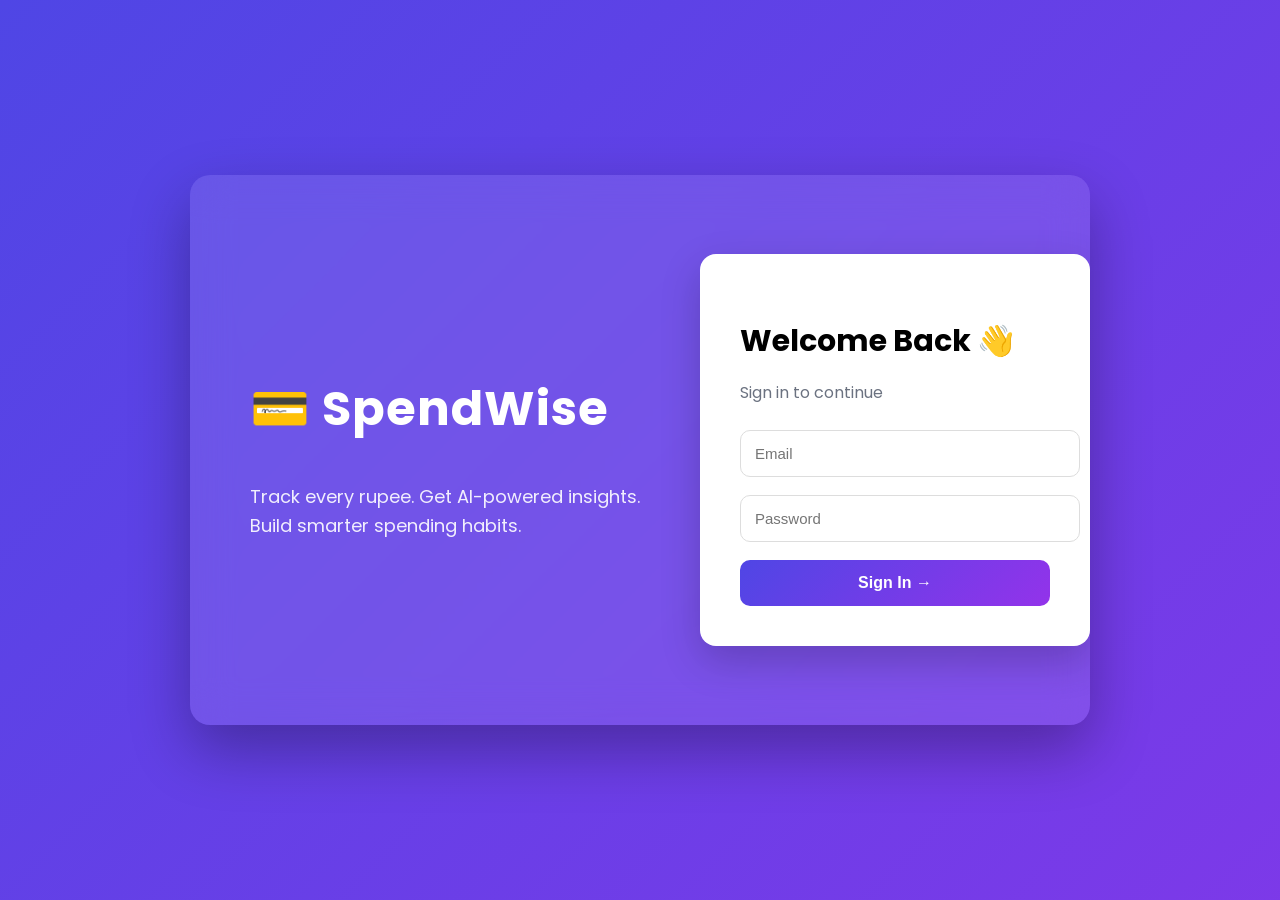
<file: index.html>
<!DOCTYPE html>
<html>
<head>
<title>SpendWise</title>
<link rel="stylesheet" href="css/style.css">
<link href="https://fonts.googleapis.com/css2?family=Poppins:wght@300;400;600;700&display=swap" rel="stylesheet">
</head>

<body class="login-body">

<div class="login-container">

<div class="login-left">
<h1>💳 SpendWise</h1>
<p>Track every rupee. Get AI-powered insights.<br>Build smarter spending habits.</p>
</div>

<div class="login-right">

<div class="login-box">

<h2>Welcome Back 👋</h2>
<p class="sub">Sign in to continue</p>

<input id="email" placeholder="Email">
<input id="password" type="password" placeholder="Password">

<button onclick="login()">Sign In →</button>

</div>

</div>

</div>

<script src="js/login.js"></script>

</body>
</html>
</file>
<file: css/style.css>
/* RESET */
body{
margin:0;
font-family: 'Poppins', 'Segoe UI', sans-serif;
}

/* BACKGROUND */

.login-body{
height:100vh;
display:flex;
justify-content:center;
align-items:center;
background: linear-gradient(135deg,#4f46e5,#9333ea,#06b6d4);
background-size: 300% 300%;
animation: gradientMove 8s ease infinite;
}

/* ANIMATION */

@keyframes gradientMove{
0%{background-position:0% 50%;}
50%{background-position:100% 50%;}
100%{background-position:0% 50%;}
}

/* CONTAINER */

.login-container{
display:flex;
width:900px;
height:550px;
border-radius:20px;
overflow:hidden;
background: rgba(255,255,255,0.1);
backdrop-filter: blur(20px);
box-shadow:0 25px 60px rgba(0,0,0,0.3);
}

/* LEFT SIDE */

.login-left{
flex:1;
color:white;
padding:60px;
display:flex;
flex-direction:column;
justify-content:center;
}

.login-left h1{
font-size:48px;
font-weight:700;
margin-bottom:20px;
letter-spacing:1px;
}

.login-left p{
font-size:18px;
opacity:0.9;
line-height:1.6;
}

/* RIGHT SIDE */

.login-right{
flex:1;
display:flex;
justify-content:center;
align-items:center;
}

/* LOGIN BOX */

.login-box{
width:80%;
background:white;
padding:40px;
border-radius:16px;
box-shadow:0 15px 40px rgba(0,0,0,0.2);
animation: fadeIn 0.8s ease;
}

@keyframes fadeIn{
from{opacity:0; transform:translateY(20px);}
to{opacity:1; transform:translateY(0);}
}

/* TEXT */

.login-box h2{
font-size:30px;
margin-bottom:10px;
}

.sub{
color:#6b7280;
margin-bottom:25px;
}

/* INPUT */

input{
width:100%;
padding:14px;
margin-bottom:18px;
border-radius:10px;
border:1px solid #ddd;
font-size:15px;
transition:0.3s;
}

input:focus{
border-color:#6366f1;
box-shadow:0 0 0 3px rgba(99,102,241,0.2);
outline:none;
}

/* BUTTON */

button{
width:100%;
padding:14px;
background: linear-gradient(135deg,#4f46e5,#9333ea);
border:none;
color:white;
border-radius:10px;
font-size:16px;
font-weight:600;
cursor:pointer;
transition:0.3s;
}

button:hover{
transform:translateY(-3px);
box-shadow:0 10px 25px rgba(0,0,0,0.3);
}
/* DASHBOARD BACKGROUND */

body{
background: #f1f5f9;
font-family: 'Poppins', sans-serif;
}

/* LAYOUT */

.layout{
display:flex;
height:100vh;
}

/* SIDEBAR */

.sidebar{
width:240px;
background: linear-gradient(180deg,#1e293b,#0f172a);
color:white;
padding:25px;
}

.sidebar h2{
font-size:22px;
margin-bottom:30px;
}

.sidebar ul{
list-style:none;
padding:0;
}

.sidebar li{
padding:12px 15px;
border-radius:10px;
cursor:pointer;
margin-bottom:8px;
transition:0.3s;
}

.sidebar li:hover,
.sidebar .active{
background: rgba(255,255,255,0.1);
}

/* MAIN */

.main{
flex:1;
padding:30px;
overflow-y:auto;
}

/* TITLE */

.main h1{
font-size:32px;
margin-bottom:20px;
}

/* CARDS */

.cards{
display:grid;
grid-template-columns: repeat(3,1fr);
gap:20px;
margin-bottom:25px;
}

.card{
background:white;
padding:20px;
border-radius:15px;
box-shadow:0 10px 25px rgba(0,0,0,0.08);
transition:0.3s;
}

.card:hover{
transform:translateY(-5px);
}

.card h3{
font-size:16px;
color:#64748b;
}

.card p{
font-size:22px;
font-weight:bold;
margin-top:10px;
}

/* ADD EXPENSE */

.add-box{
display:grid;
grid-template-columns: repeat(5,1fr);
gap:10px;
margin-bottom:30px;
}

.add-box input{
padding:12px;
border-radius:8px;
border:1px solid #ddd;
}

.add-box button{
background: linear-gradient(135deg,#4f46e5,#9333ea);
color:white;
border:none;
border-radius:8px;
cursor:pointer;
}

/* CHART SECTION (FIXED SIZE) */

.charts{
display:grid;
grid-template-columns: 1fr 1fr;
gap:20px;
margin-top:20px;
}

.chart-card{
background:white;
padding:15px;
border-radius:15px;
box-shadow:0 8px 20px rgba(0,0,0,0.08);
height:320px;
display:flex;
justify-content:center;
align-items:center;
}

/* IMPORTANT: CONTROL CANVAS SIZE */

.chart-card canvas{
max-width:100% !important;
max-height:280px !important;
}

/* HEATMAP */

#spendHeatmap{
margin-top:25px;
background:white;
padding:20px;
border-radius:15px;
box-shadow:0 8px 20px rgba(0,0,0,0.08);
}

/* TABLE */

table{
width:100%;
margin-top:25px;
border-collapse:collapse;
background:white;
border-radius:15px;
overflow:hidden;
box-shadow:0 5px 15px rgba(0,0,0,0.05);
}

table th{
background:#f8fafc;
font-size:14px;
}

table th,table td{
padding:12px;
text-align:center;
}

table tr:hover{
background:#f1f5f9;
}

/* DELETE BUTTON */

table button{
background:#ef4444;
border:none;
color:white;
padding:6px 10px;
border-radius:6px;
cursor:pointer;
}

table button:hover{
background:#dc2626;
}
</file>
